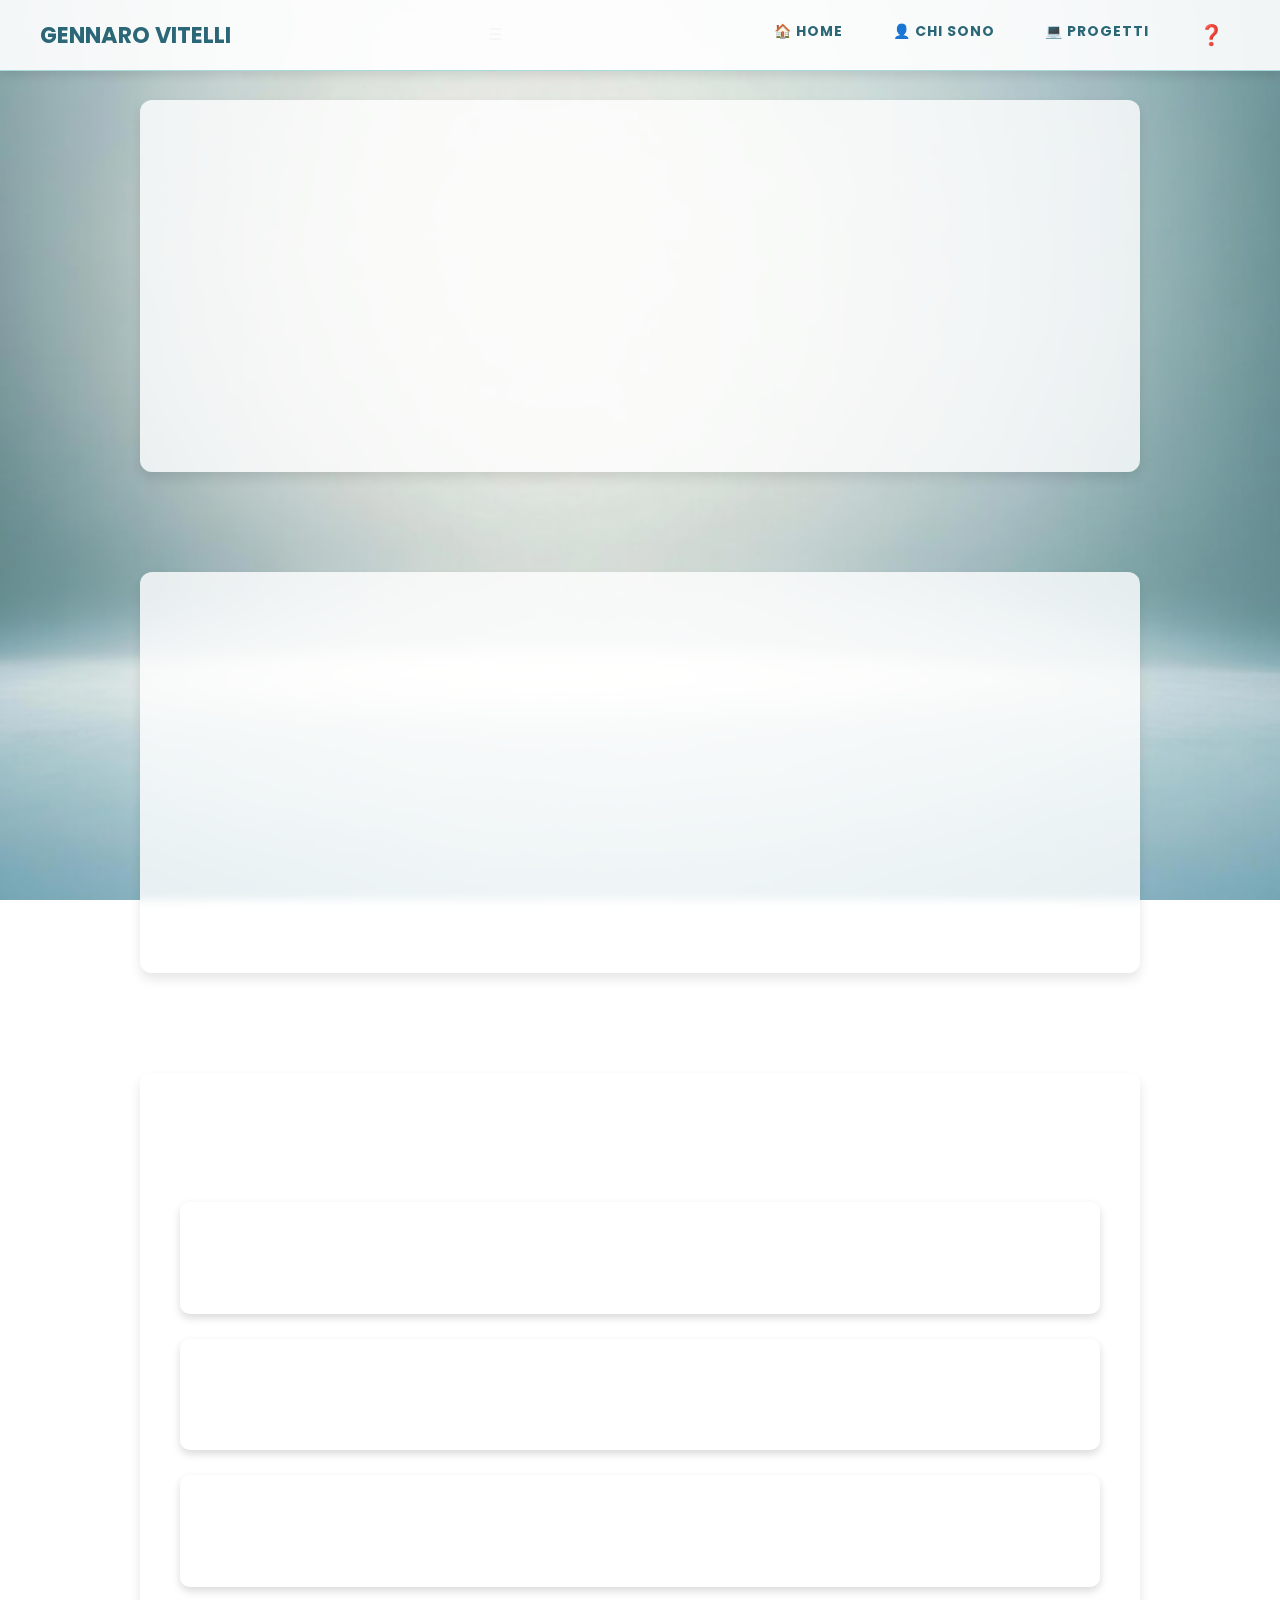
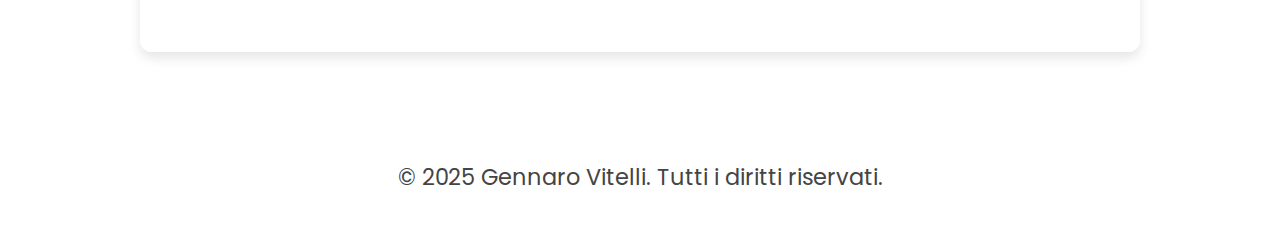
<file: index.html>
<!DOCTYPE html>
<html lang="it">
<head>
  <meta charset="UTF-8">
  <meta name="viewport" content="width=device-width, initial-scale=1.0">
  <title>Portfolio - Gennaro Vitelli</title>
  <link href="https://fonts.googleapis.com/css2?family=Lato:wght@300;400;700&family=Montserrat:wght@600&display=swap" rel="stylesheet">
  <link rel="stylesheet" href="style.css">
</head>
<body>

  <header id="header">
    <nav class="navbar">
      <div class="logo">Gennaro Vitelli</div>
      <div class="menu-toggle" id="menu-toggle">&#9776;</div>
      <ul class="nav-links" id="nav-links">
        <li><a href="index.html" class="header-link">🏠 Home</a></li>
        <li><a href="#chi-sono" class="header-link">👤 Chi sono</a></li>
        <li><a href="#progetti" class="header-link">💻 Progetti</a></li>
        <li class="dropdown">
          <a href="#" class="header-link dropdown-toggle" style="font-size: 20px;">❓</a>
          <ul class="dropdown-menu">
            <li><a href="contatti.html">Contatti</a></li>
            <li><a href="curriculum.pdf" target="_blank">Curriculum</a></li>
          </ul>
        </li>
        
    </nav>
  </header>
  
  

  <section id="home">
    <h1 class="animated-text">Benvenuti nel mio Sito</h1>
    <p class="animated-text">Salve, sono Gennaro Vitelli, studente dell'indirizzo informatico presso l'Istituto Carlo Levi di Portici (NA). In questo spazio, metto in evidenza il mio percorso PCTO e la mia passione per l'educazione civica, proponendo progetti, esperienze di apprendimento e riflessioni che uniscono tecnologia e impegno sociale.</p>
  </section>

  <section id="chi-sono">
    <h2 class="animated-text">Chi Sono?</h2>
    <p class="animated-text">Mi chiamo Gennaro Vitelli e la mia curiosità per l'informatica si intreccia con un forte interesse per la cittadinanza attiva. Attraverso il mio percorso scolastico e le esperienze pratiche del PCTO, ho appreso quanto sia fondamentale valorizzare sia le abilità tecniche sia la consapevolezza civica, per costruire il futuro con responsabilità e passione.</p>
  </section>

  <section id="progetti">
    <h2 class="animated-text">Progetti</h2>
    <a href="progetto1.html" class="progetto-link">
      <div class="progetto sun-effect">
        <div class="sky"></div>
        <div class="sun"></div>
        <h3 class="animated-text">Progetto 1: NetCom</h3>
      </div>
    </a>
    <a href="progetto2.html" class="progetto-link">
      <div class="progetto climate-effect">
        <div class="climate-bg"></div>
        <div class="leaf"></div>
        <h3 class="animated-text">Progetto 2: Agenda 2030</h3>
      </div>
    </a>
    <a href="progetto3.html" class="progetto-link">
      <div class="progetto beach-ball-effect">
        <div class="beach-ball"></div>
        <h3 class="animated-text">Progetto 3: Capolavoro</h3>
      </div>
    </a>
  </section>

  <footer>
    <p>&copy; 2025 Gennaro Vitelli. Tutti i diritti riservati.</p>
  </footer>

  <script>
    window.addEventListener('DOMContentLoaded', () => {
      const animatedElements = document.querySelectorAll('.animated-text');
      animatedElements.forEach((el, index) => {
        el.style.animationDelay = `${0.3 * index}s`;
        el.classList.add('animate');
      });
    });

    // Scroll dinamico per header
    let lastScrollY = 0;
    const header = document.getElementById('header');
    window.addEventListener('scroll', () => {
      if (window.scrollY > lastScrollY) {
        header.classList.add('hidden');
      } else {
        header.classList.remove('hidden');
      }
      lastScrollY = window.scrollY;
    });


// Dropdown interattivo "?"
document.addEventListener('DOMContentLoaded', () => {
  const dropdownToggle = document.querySelector('.dropdown-toggle');
  const dropdown = document.querySelector('.dropdown');

  dropdownToggle.addEventListener('click', (e) => {
    e.preventDefault();
    dropdown.classList.toggle('open');
  });

  // Chiudi il menu se clicchi altrove
  window.addEventListener('click', (e) => {
    if (!dropdown.contains(e.target)) {
      dropdown.classList.remove('open');
    }
  });
});




    // Menu hamburger
    const toggle = document.getElementById('menu-toggle');
    const navLinks = document.getElementById('nav-links');
    toggle.addEventListener('click', () => {
      navLinks.classList.toggle('show');
    });
  </script>

</body>
</html>
</file>
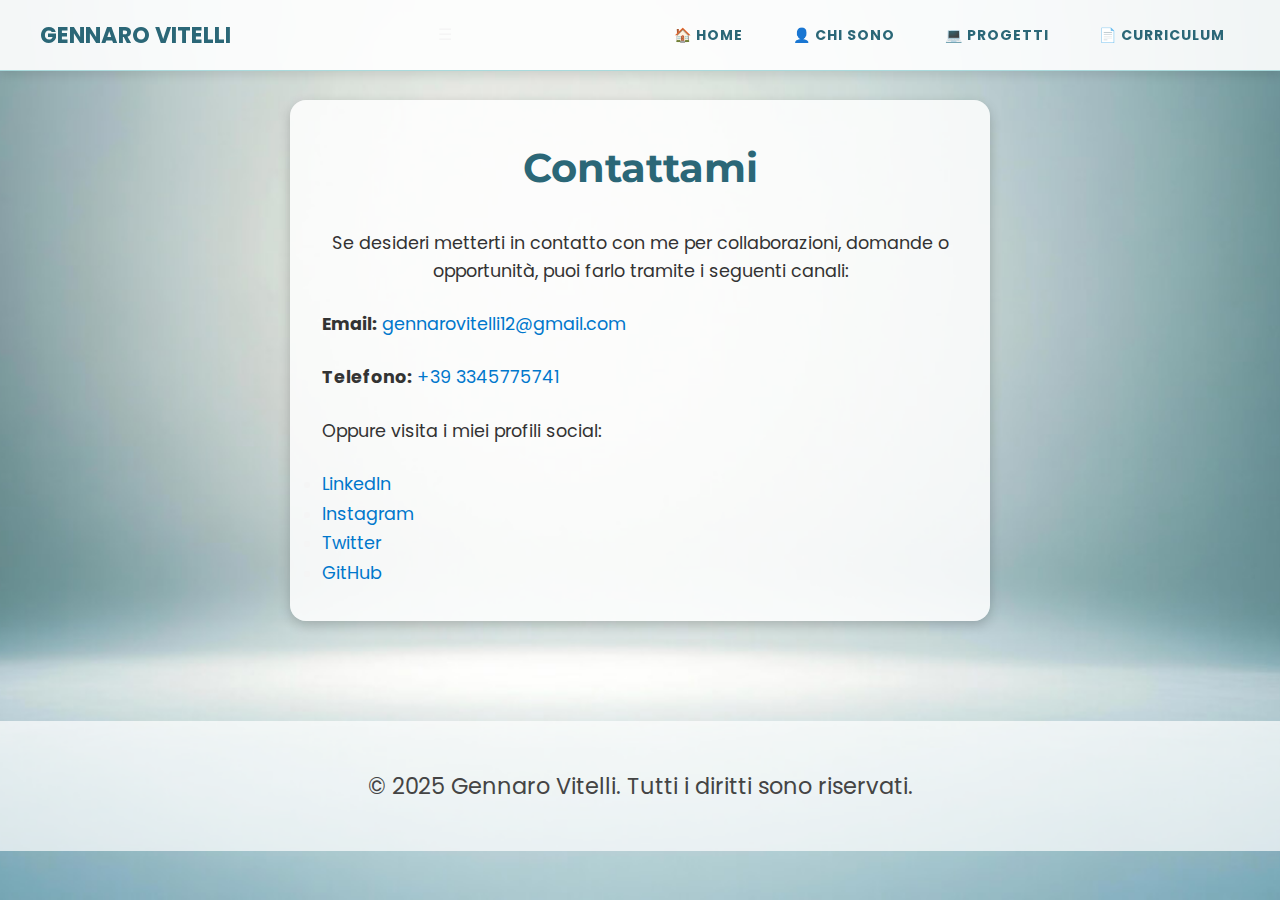
<file: contatti.html>
<!DOCTYPE html>
<html lang="it">
<head>
  <meta charset="UTF-8">
  <meta name="viewport" content="width=device-width, initial-scale=1.0">
  <title>Contatti - Gennaro Vitelli</title>
  <link rel="stylesheet" href="style.css">
  <style>
    .contatti-container {
      max-width: 700px;
      margin: 100px auto;
      padding: 2rem;
      background-color: rgba(255, 255, 255, 0.85);
      border-radius: 16px;
      box-shadow: 0 4px 12px rgba(0,0,0,0.2);
    }

    .contatti-container h1 {
      text-align: center;
      font-size: 2.5rem;
      margin-bottom: 1rem;
    }

    .contatti-container p, .contatti-container a {
      font-size: 1.1rem;
      line-height: 1.6;
      color: #333;
    }

    .contatti-container a {
      color: #0077cc;
      text-decoration: none;
    }

    .contatti-container a:hover {
      text-decoration: underline;
    }
  </style>
</head>
<body>

  <header>
    <nav class="navbar">
      <div class="logo">Gennaro Vitelli</div>
      <div class="menu-toggle" id="menu-toggle">&#9776;</div>
      <ul class="nav-links" id="nav-links">
        <li><a href="index.html">🏠 Home</a></li>
        <li><a href="index.html#chi-sono">👤 Chi sono</a></li>
        <li><a href="index.html#progetti">💻 Progetti</a></li>
        <li><a href="curriculum.pdf" target="_blank">📄 Curriculum</a></li>
      </ul>
    </nav>
  </header>

  <main class="contatti-container">
    <h1>Contattami</h1>
    <p style="text-align:center">Se desideri metterti in contatto con me per collaborazioni, domande o opportunità, puoi farlo tramite i seguenti canali:</p>
    
    <p><strong>Email:</strong> <a href="mailto:gennarovitelli12@gmail.com">gennarovitelli12@gmail.com</a></p>
    <p><strong>Telefono:</strong> <a href="tel:+393345775741">+39 3345775741</a></p>

    <p>Oppure visita i miei profili social:</p>
    <ul>
      <li><a href="https://www.linkedin.com/in/tuo-nome" target="_blank">LinkedIn</a></li>      
      <li><a href="https://www.instagram.com/gennyvix._" target="_blank">Instagram</a></li>   
      <li><a href="https://twitter.com/tuo-nome" target="_blank">Twitter</a></li>
      <li><a href="https://github.com/tuo-nome" target="_blank">GitHub</a></li>
    </ul>
  </main>

  <footer>
    <p>&copy; 2025 Gennaro Vitelli. Tutti i diritti sono riservati.</p>
  </footer>

  <script>
    window.addEventListener('DOMContentLoaded', () => {
      const animatedElements = document.querySelectorAll('.animated-text');
      animatedElements.forEach((el, index) => {
        el.style.animationDelay = `${0.3 * index}s`;
        el.classList.add('animate');
      });
    });

    // Scroll dinamico per header
    let lastScrollY = 0;
    const header = document.getElementById('header');
    window.addEventListener('scroll', () => {
      if (window.scrollY > lastScrollY) {
        header.classList.add('hidden');
      } else {
        header.classList.remove('hidden');
      }
      lastScrollY = window.scrollY;
    });



    // Menu hamburger
    const toggle = document.getElementById('menu-toggle');
    const navLinks = document.getElementById('nav-links');
    toggle.addEventListener('click', () => {
      navLinks.classList.toggle('show');
    });
  </script>


</body>
</html>
</file>
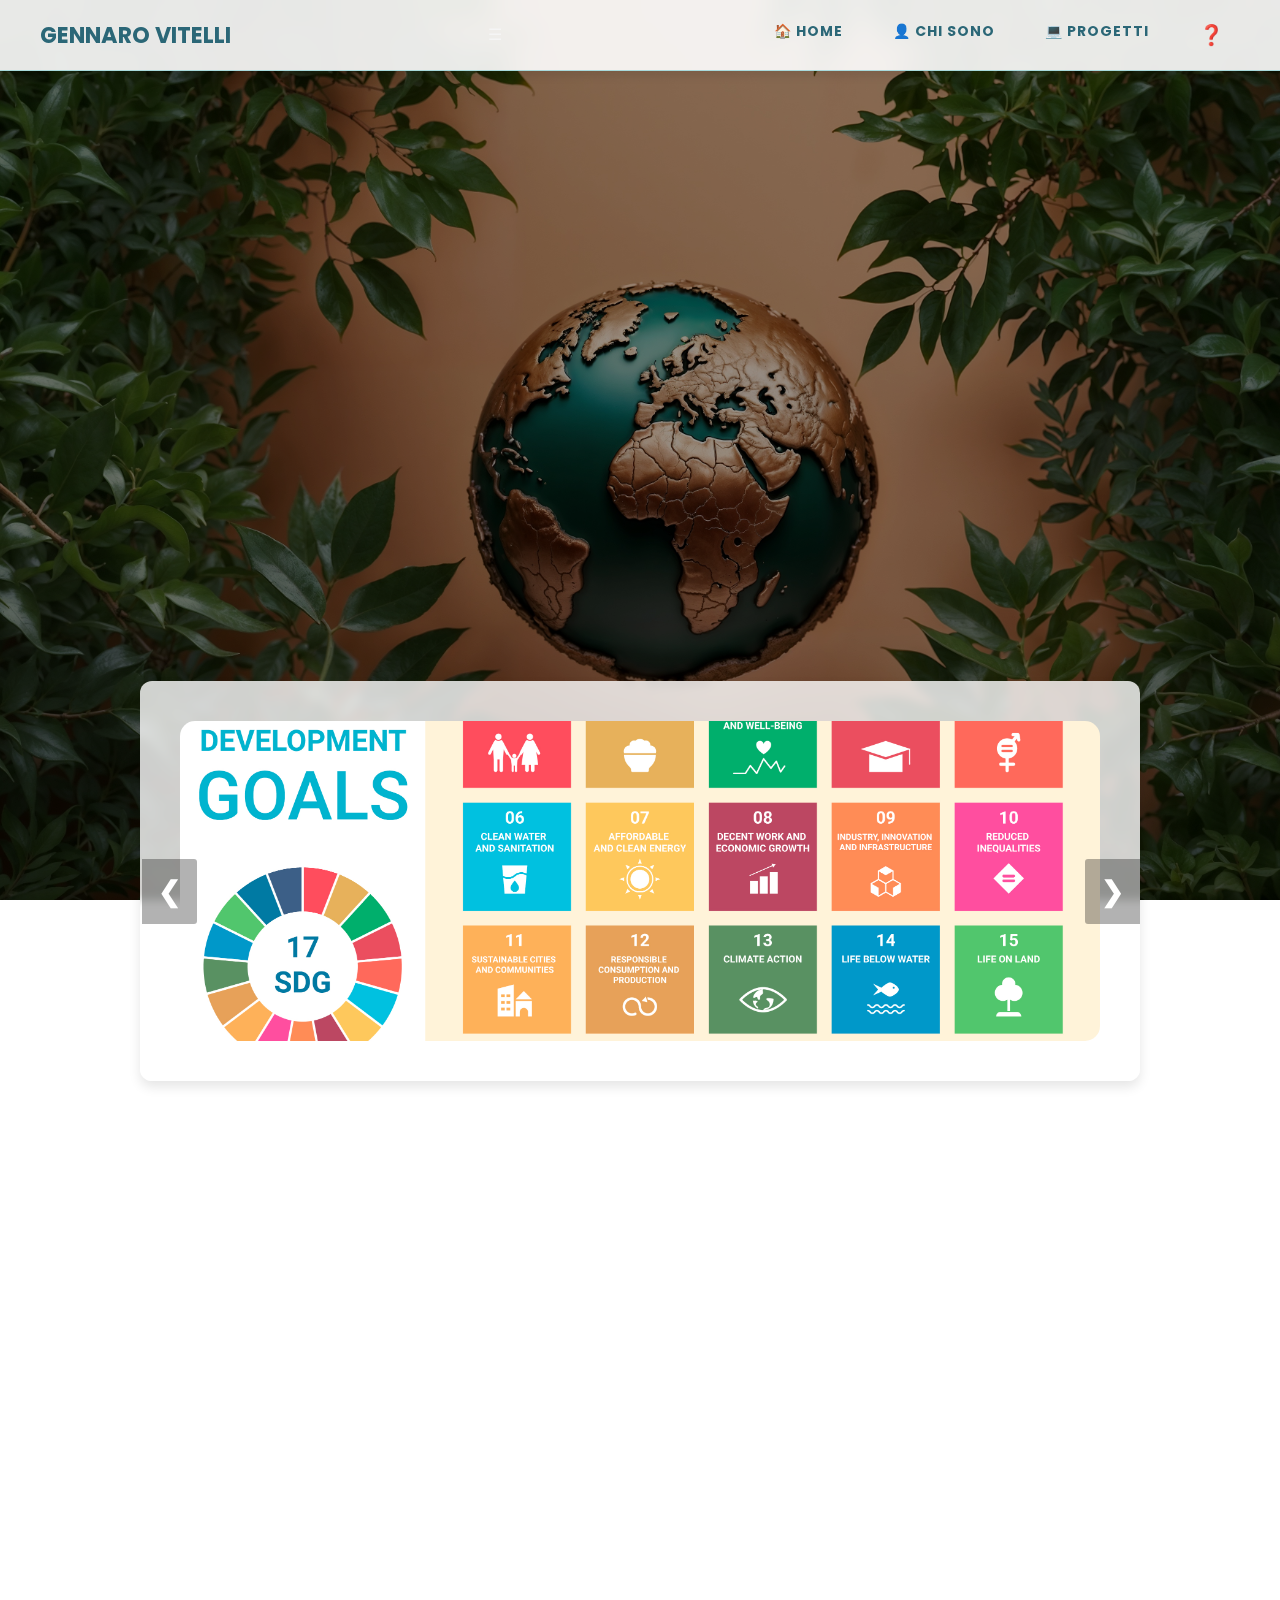
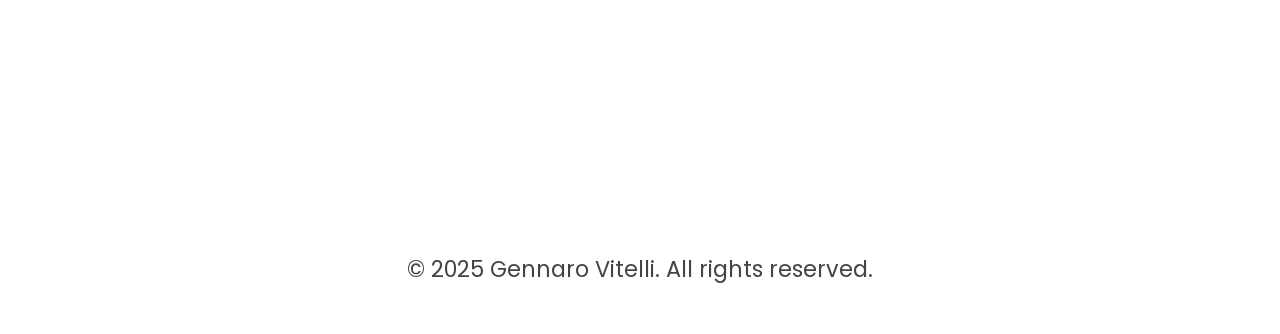
<file: progetto2.html>
<!DOCTYPE html>
<html lang="it">
<head>

    <meta charset="UTF-8">
    <meta name="viewport" content="width=device-width, initial-scale=1.0">
    <title>Project 2 - Agenda 2030</title>
    <link rel="stylesheet" href="style.css">
    <style>
    body {
        background: url('climabg.jpg') center/cover no-repeat fixed;
        position: relative;
    }

    body::before {
        content: '';
        position: fixed;
        top: 0; left: 0;
        width: 100%;
        height: 100%;
        background: rgba(0, 0, 0, 0.4); /* oscuro al 40% */
        z-index: -1;
    }
</style>

    
</head>
<body>
    <!-- Header del sito con la navigazione -->
    <header>
        <nav class="navbar">
            <div class="logo">Gennaro Vitelli</div>
            <div class="menu-toggle" id="menu-toggle">&#9776;</div>
            <ul class="nav-links" id="nav-links">
                <li><a href="index.html" class="header-link">🏠 Home</a></li>
                <li><a href="index.html#chi-sono" class="header-link">👤 Chi sono</a></li>
                <li><a href="index.html#progetti" class="header-link">💻 Progetti</a></li>
                <li class="dropdown">
                    <a href="#" class="header-link dropdown-toggle" style="font-size: 20px;">❓</a>
                    <ul class="dropdown-menu">
                      <li><a href="contatti.html">Contatti</a></li>
                      <li><a href="curriculum.pdf" target="_blank">Curriculum</a></li>
                    </ul>
                  </li>
        </nav>                                  
    </header>

    <!-- Sezione Introduzione su Agenda 2030 -->
    <section id="agenda-2030-introduction" class="animated-text animate">
        <h2>What is the Agenda 2030?</h2>
        <p>The Agenda 2030 for Sustainable Development, adopted by all United Nations Member States in 2015, provides a shared blueprint for peace and prosperity for people and the planet, now and into the future. It is built around 17 Sustainable Development Goals (SDGs), which are an urgent call to action for ending poverty, protecting the planet, and ensuring prosperity for all by 2030. These goals are integrated and balance the three dimensions of sustainable development: the economic, social, and environmental.</p>
    </section>

    <!-- Slider di immagini per il progetto -->
<section class="image-slider">
    <!-- Prima slide -->
    <div class="slide">
        <img src="image1.jpg" alt="Immagine 1" class="slider-image">
    </div>
    <!-- Seconda slide -->
    <div class="slide">
        <img src="image2.jpg" alt="Immagine 2" class="slider-image">
    </div>
    <!-- Terza slide -->
    <div class="slide">
        <img src="image3.jpg" alt="Immagine 3" class="slider-image">
    </div>

    <!-- Frecce di navigazione -->
    <button class="prev">&#10094;</button>
    <button class="next">&#10095;</button>
</section>


    <!-- Sezione sul Punto 13 dell'Agenda 2030 -->
    <section id="agenda-2030-point13" class="animated-text animate">
        <h2>Project 2: 13th point in the Agenda 2030</h2>
        <p>One of the key goals of the Agenda 2030 is addressing climate change and its impacts. Goal 13 focuses on taking urgent action to combat climate change and its effects. This involves enhancing the capacity of countries to adapt to climate change, improve climate education, and implement global environmental agreements. During my PCTO experience at NetCom, I worked on developing a dashboard to monitor meteorological data, which directly ties into this goal. The project helped me understand the importance of real-time data in forecasting and addressing climate issues, making it an essential part of contributing to the achievement of Goal 13.</p>
    </section>

    <!-- Footer -->
    <footer>
        <p>&copy; 2025 Gennaro Vitelli. All rights reserved.</p>
    </footer>

    <script>
        // Scroll dinamico per la navbar
        let lastScrollY = 0;
        const header = document.querySelector('header'); // Seleziona l'header per farlo nascondere
        window.addEventListener('scroll', () => {
            if (window.scrollY > lastScrollY) {
                header.classList.add('hidden');  // Nasconde la navbar quando si scorre verso il basso
            } else {
                header.classList.remove('hidden');  // Mostra la navbar quando si scorre verso l'alto
            }
            lastScrollY = window.scrollY;
        });


        // Apri/chiudi menu mobile al clic sull'hamburger
    document.addEventListener('DOMContentLoaded', () => {
        const menuToggle = document.getElementById('menu-toggle');
        const navLinks = document.getElementById('nav-links');

        menuToggle.addEventListener('click', () => {
            navLinks.classList.toggle('show'); // Aggiunge o rimuove la classe "show"
        });
    });


// Variabili per le slide e le frecce
let currentSlide = 0; // La slide che sarà visualizzata
const slides = document.querySelectorAll('.image-slider .slide'); // Ottieni tutte le slide
const prevButton = document.querySelector('.prev'); // Bottone per la freccia sinistra
const nextButton = document.querySelector('.next'); // Bottone per la freccia destra

// Funzione per mostrare la slide corrente
function showSlide(index) {
    // Nascondi tutte le slide
    slides.forEach((slide) => {
        slide.style.display = 'none';
    });

    // Mostra la slide corrente
    slides[index].style.display = 'block';
}

// Funzione per passare alla slide successiva
function nextSlide() {
    currentSlide = (currentSlide + 1) % slides.length; // Ciclo attraverso le slide
    showSlide(currentSlide);
}

// Funzione per tornare alla slide precedente
function prevSlide() {
    currentSlide = (currentSlide - 1 + slides.length) % slides.length; // Ciclo all'indietro
    showSlide(currentSlide);
}

// Imposta l'evento per il bottone "precedente"
prevButton.addEventListener('click', prevSlide);

// Imposta l'evento per il bottone "successivo"
nextButton.addEventListener('click', nextSlide);

// Mostra la prima slide quando la pagina si carica
showSlide(currentSlide);

// Imposta un intervallo per cambiare automaticamente le immagini ogni 7 secondi
setInterval(nextSlide, 7000);

// Aggiungi un evento per fermare lo slideshow al passaggio del mouse
const imageSlider = document.querySelector('.image-slider');
imageSlider.addEventListener('mouseenter', () => {
    clearInterval(nextSlide); // Ferma il cambio automatico delle slide
});
imageSlider.addEventListener('mouseleave', () => {
    setInterval(nextSlide, 7000); // Riprendi il cambio automatico delle slide
});


// Dropdown interattivo "?"
document.addEventListener('DOMContentLoaded', () => {
  const dropdownToggle = document.querySelector('.dropdown-toggle');
  const dropdown = document.querySelector('.dropdown');

  dropdownToggle.addEventListener('click', (e) => {
    e.preventDefault();
    dropdown.classList.toggle('open');
  });

  // Chiudi il menu se clicchi altrove
  window.addEventListener('click', (e) => {
    if (!dropdown.contains(e.target)) {
      dropdown.classList.remove('open');
    }
  });
});


    </script>
</body>
</html>
</file>
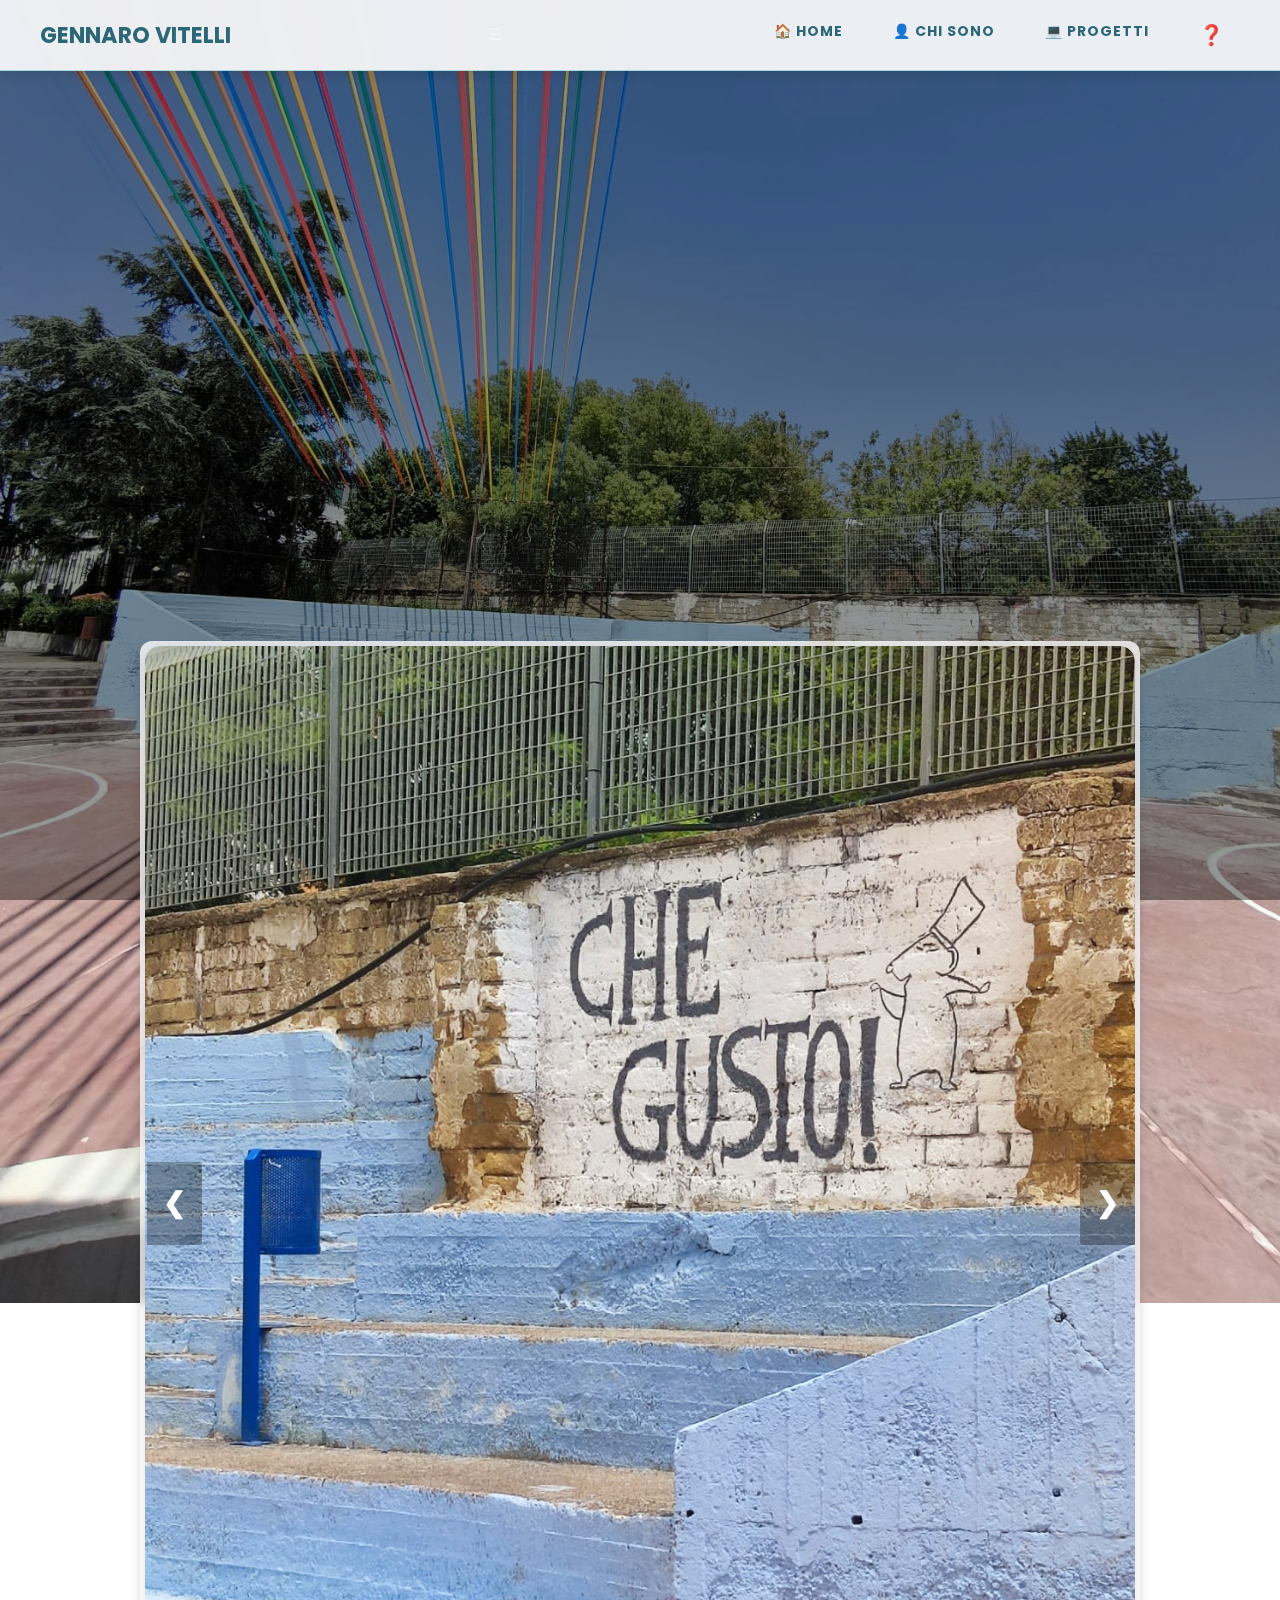
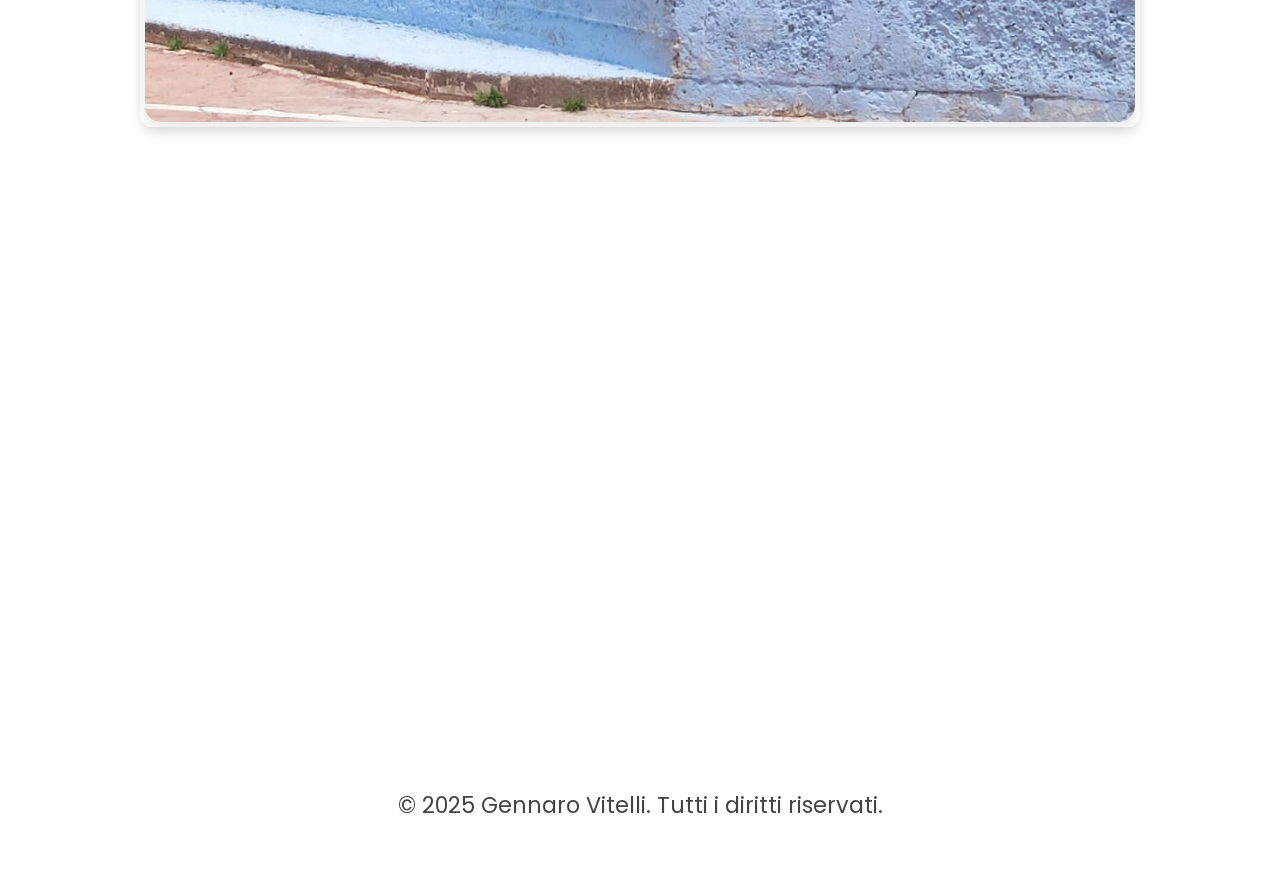
<file: progetto3.html>
<!DOCTYPE html>
<html lang="it">
<head>
    <meta charset="UTF-8">
    <meta name="viewport" content="width=device-width, initial-scale=1.0">
    <title>Progetto 3 - Capolavoro</title>
    <link rel="stylesheet" href="style.css">
    <style>
        body {
            background: url('sfondo_capolavoro.jpeg') center/cover no-repeat fixed;
            position: relative;
        }

        body::before {
            content: '';
            position: fixed;
            top: 0; left: 0;
            width: 100%;
            height: 100%;
            background: rgba(0, 0, 0, 0.4);
            z-index: -1;
        }
    </style>
</head>
<body>

    <!-- Navbar -->
    <header>
        <nav class="navbar">
            <div class="logo">Gennaro Vitelli</div>
            <div class="menu-toggle" id="menu-toggle">&#9776;</div>
            <ul class="nav-links" id="nav-links">
                <li><a href="index.html" class="header-link">🏠 Home</a></li>
                <li><a href="index.html#chi-sono" class="header-link">👤 Chi sono</a></li>
                <li><a href="index.html#progetti" class="header-link">💻 Progetti</a></li>
                <li class="dropdown">
                    <a href="#" class="header-link dropdown-toggle" style="font-size: 20px;">❓</a>
                    <ul class="dropdown-menu">
                      <li><a href="contatti.html">Contatti</a></li>
                      <li><a href="curriculum.pdf" target="_blank">Curriculum</a></li>
                    </ul>
                  </li>
        </nav>                                  
    </header>

    <!-- Introduzione Capolavoro -->
    <section id="capolavoro-introduction" class="animated-text animate">
        <h2>Il mio Capolavoro</h2>
        <p>Durante l’estate 2024 ho partecipato come volontario all’oratorio estivo "Che Gusto!" presso la Parrocchia Santa Maria della Libera a Portici (NA).
            Ho svolto attività di supporto tecnico, occupandomi del montaggio, configurazione e assistenza su computer, microfoni, mixer audio e altre attrezzature. L’esperienza mi ha permesso di mettere in pratica competenze acquisite nel percorso di studi di Informatica, migliorando la mia capacità di problem solving, lavoro in team ed autonomia.</p>
    </section>

    <!-- Slider immagini Capolavoro -->
    <section class="slider-section">
        <div class="slider">
            <div class="slide active">
                <img src="spalti.jpeg" alt="Screenshot capolavoro 1">
            </div>
            <div class="slide">
                <img src="squadra1.jpeg" alt="Screenshot capolavoro 2">
            </div>
            <div class="slide">
                <img src="linguini.jpeg" alt="Screenshot capolavoro 3">
            </div>
            <div class="slide">
            <img src="squadra2.jpeg" alt="Screenshot capolavoro 4">
            </div>
            <div class="slide">
                <img src="remini.jpeg" alt="Screenshot capolavoro 5">
            </div>
            <div class="slide">
                <img src="gioco.jpeg" alt="Screenshot capolavoro 6">
            </div>
            <div class="slide">
                <img src="film.jpeg" alt="Screenshot capolavoro 7">
            </div>
            <div class="slide">
                <img src="animatori.jpg" alt="Screenshot capolavoro 8">
            </div>
            <div class="slide">
                <img src="famiglia.jpg" alt="Screenshot capolavoro 9">
            </div>
            <div class="slide">
                <img src="mixer.jpeg" alt="Screenshot capolavoro 10">
            </div>
            <div class="slide">
                <img src="microfonia-mixer.jpg" alt="Screenshot capolavoro 11">
            </div>

            <!-- Frecce -->
            <a class="prev">&#10094;</a>
            <a class="next">&#10095;</a>
        </div>
    </section>

    <!-- Descrizione -->
    <section id="descrizione-capolavoro" class="animated-text animate">
        <h1 class="title">Progetto 3: Oratorio Estivo</h1>
        <p class="project-description">Ho scelto quest’esperienza come capolavoro perché mi ha permesso di crescere sia nelle competenze tecniche che a livello umano. Ho potuto lavorare su attività pratiche nuove per me, migliorando la mia autonomia e capacità di problem solving. Ma soprattutto, ho scoperto una famiglia di persone eccezionali che mi hanno accolto, supportato e arricchito, rendendo questa esperienza indimenticabile.</p>
    </section>

    <!-- Footer -->
    <footer>
        <p>&copy; 2025 Gennaro Vitelli. Tutti i diritti riservati.</p>
    </footer>

    <script>
        // Navbar scroll dinamico
        let lastScrollY = 0;
        const header = document.querySelector('header');
        window.addEventListener('scroll', () => {
            if (window.scrollY > lastScrollY) {
                header.classList.add('hidden');
            } else {
                header.classList.remove('hidden');
            }
            lastScrollY = window.scrollY;
        });

        // Menu mobile
        document.addEventListener('DOMContentLoaded', () => {
            const menuToggle = document.getElementById('menu-toggle');
            const navLinks = document.getElementById('nav-links');

            menuToggle.addEventListener('click', () => {
                navLinks.classList.toggle('show');
            });
        });

        // Slider immagini
        let slideIndex = 0;
        const slides = document.querySelectorAll('.slide');
        const prev = document.querySelector('.prev');
        const next = document.querySelector('.next');

        function showSlide(index) {
            slides.forEach((slide, i) => {
                slide.classList.toggle('active', i === index);
            });
        }

        function nextSlide() {
            slideIndex = (slideIndex + 1) % slides.length;
            showSlide(slideIndex);
        }

        function prevSlide() {
            slideIndex = (slideIndex - 1 + slides.length) % slides.length;
            showSlide(slideIndex);
        }

        next.addEventListener('click', nextSlide);
        prev.addEventListener('click', prevSlide);

        showSlide(slideIndex);


        // Dropdown interattivo "?"
document.addEventListener('DOMContentLoaded', () => {
  const dropdownToggle = document.querySelector('.dropdown-toggle');
  const dropdown = document.querySelector('.dropdown');

  dropdownToggle.addEventListener('click', (e) => {
    e.preventDefault();
    dropdown.classList.toggle('open');
  });

  // Chiudi il menu se clicchi altrove
  window.addEventListener('click', (e) => {
    if (!dropdown.contains(e.target)) {
      dropdown.classList.remove('open');
    }
  });
});


    </script>
</body>
</html>
</file>
<file: style.css>
@import url('https://fonts.googleapis.com/css2?family=Montserrat:wght@600&family=Poppins:wght@300;400;600&display=swap');

* {
  margin: 0;
  padding: 0;
  box-sizing: border-box;
}

html {
  scroll-behavior: smooth;
}

body {
  font-family: 'Poppins', sans-serif;
  background: url('sfondo.jpg') center center / cover no-repeat fixed;
  color: #f5f5f5;
  line-height: 1.8;
}

/* Tipografia */
h1, h2, h3 {
  font-family: 'Montserrat', sans-serif;
  font-weight: bold;
  color: #2b6777;
  margin-bottom: 20px;
}
h1 { font-size: 2.8rem; }
h2 { font-size: 2.4rem; }
h3 { font-size: 1.8rem; }

p {
  font-size: 1.4rem;
  margin: 25px 0;
  color: #444;
}

a {
  text-decoration: none;
  color: inherit;
  transition: color 0.3s ease, transform 0.3s ease;
}
a:hover, a:focus {
  color: #52ab98;
  transform: scale(1.05);
}

/* Sezioni */
section {
  margin: 100px auto 60px;
  padding: 40px;
  max-width: 1000px;
  background: rgba(255, 255, 255, 0.8);
  border-radius: 12px;
  backdrop-filter: blur(5px);
  box-shadow: 0 6px 12px rgba(0, 0, 0, 0.1);
}

/* Header / Navbar */
header {
  position: fixed;
  top: 0;
  width: 100%;
  z-index: 1000;
  background: rgba(255, 255, 255, 0.9);
  border-bottom: 1px solid #a8dadc;
  box-shadow: 0 4px 10px rgba(0, 0, 0, 0.1);
  backdrop-filter: blur(12px);
  animation: slideDown 0.4s ease-out;
  transition: transform 0.3s ease;
}
header.hidden {
  transform: translateY(-100%);
}
@keyframes slideDown {
  from { transform: translateY(-100%); opacity: 0; }
  to { transform: translateY(0); opacity: 1; }
}

.navbar {
  display: flex;
  justify-content: space-between;
  align-items: center;
  padding: 15px 40px;
}

.logo {
  font-size: 1.4rem;
  font-weight: bold;
  color: #2b6777;
  text-transform: uppercase;
}

.nav-links {
  display: flex;
  list-style: none;
  gap: 20px;
}
.nav-links li a {
  font-size: 14px;
  font-weight: bold;
  color: #2b6777;
  text-transform: uppercase;
  letter-spacing: 1px;
  padding: 8px 15px;
  border-radius: 5px;
  transition: transform 0.3s ease, color 0.3s ease;
}
.nav-links li a:hover {
  color: #52ab98;
  transform: translateY(-5px);
  letter-spacing: 2px;
}

/* Animazioni */
@keyframes fadeInUp {
  from { opacity: 0; transform: translateY(30px); }
  to { opacity: 1; transform: translateY(0); }
}

.animated-text {
  opacity: 0;
}
.animated-text.animate {
  animation: fadeInUp 0.8s ease-out forwards;
}

/* Progetto */
.progetto {
  background: rgba(255, 255, 255, 0.6);
  padding: 20px;
  border-radius: 10px;
  margin-bottom: 25px;
  box-shadow: 0 4px 8px rgba(0, 0, 0, 0.15);
  transition: transform 0.3s, box-shadow 0.3s;
}
.progetto:hover {
  transform: translateY(-5px);
  box-shadow: 0 8px 20px rgba(0, 0, 0, 0.2);
}

/* Effetti Speciali */
.sun-effect, .climate-effect {
  position: relative;
  overflow: hidden;
}
.sky, .climate-bg {
  position: absolute;
  top: 0; left: 0;
  width: 100%; height: 100%;
  z-index: 0;
  border-radius: 12px;
  transition: opacity 0.5s ease-in-out;
  opacity: 0;
}
.sky {
  background: linear-gradient(to bottom, #87ceeb 0%, #f0f8ff 100%);
}
.sun {
  position: absolute;
  top: 50%; left: 50%;
  width: 80px; height: 80px;
  background: radial-gradient(circle, #FFD700, #FFA500);
  border-radius: 50%;
  transform: translate(-50%, -50%) scale(0);
  transition: transform 0.6s ease-in-out;
  box-shadow: 0 0 20px 10px rgba(255, 215, 0, 0.5);
  z-index: 1;
}
.sun-effect:hover .sun { transform: translate(-50%, -50%) scale(1); }
.sun-effect:hover .sky { opacity: 1; }
.sun-effect:hover h3 {
  color: #f39c12;
  text-shadow: 0 0 10px #f39c12;
}

.climate-bg {
  background: linear-gradient(to bottom, #a8e6cf 0%, #dcedc1 100%);
}
.leaf {
  position: absolute;
  top: -80px; left: 50%;
  width: 40px; height: 60px;
  background: radial-gradient(ellipse at center, #81c784 0%, #4caf50 100%);
  border-radius: 50% 50% 50% 50% / 60% 60% 40% 40%;
  transform: translateX(-50%) scale(0) rotate(0deg);
  box-shadow: 0 0 10px 4px rgba(76, 175, 80, 0.4);
  transition: transform 0.8s ease, top 0.8s ease;
  z-index: 1;
}
.leaf::after {
  content: '';
  position: absolute;
  bottom: -10px; left: 50%;
  width: 4px; height: 15px;
  background-color: #388e3c;
  border-radius: 2px;
  transform: translateX(-50%);
}
.climate-effect:hover .leaf {
  top: 20%;
  transform: translateX(-50%) scale(1) rotate(10deg);
}
.climate-effect:hover .climate-bg { opacity: 1; }
.climate-effect:hover h3 {
  color: #388e3c;
  text-shadow: 0 0 10px #4caf50;
}

/* Footer */
footer {
  text-align: center;
  padding: 20px;
  background: rgba(255, 255, 255, 0.7);
  color: #555;
  margin-top: 40px;
}

/* Responsive */
@media (max-width: 768px) {
  .navbar {
    flex-direction: column;
    align-items: flex-start;
  }

  .menu-toggle {
    display: block;
  }

  .nav-links {
    flex-direction: column;
    width: 100%;
    display: none;
    background: rgba(255, 255, 255, 0.95);
    margin-top: 10px;
    border-radius: 8px;
    overflow: hidden;
  }

  .nav-links.show {
    display: flex;
  }

  .nav-links li {
    width: 100%;
    text-align: center;
    padding: 10px 0;
  }

  section {
    padding: 20px;
  }

  h1, h2 {
    font-size: 1.6rem;
  }
}

/* Immagini responsivi */
.img-responsive {
  max-width: 100%;
  height: auto;
  display: block;
  margin: 0 auto 30px; /* Allinea l'immagine al centro e lascia un margine inferiore */
}

/* In caso di immagini come QR o altre immagini che potrebbero essere più larghe, usa questa regola */
.qr-code {
  max-width: 100%;
  height: auto;
  display: block;
  margin: 0 auto 30px;
}

/* Stile per lo slider */
.image-slider {
  position: relative;
  width: 100%; /* Imposta la larghezza al 100% della finestra */
  height: 400px; /* Imposta l'altezza dello slider */
  overflow: hidden; /* Nasconde le immagini che non sono visibili */
  margin-bottom: 100px; /* Distanza sotto lo slider */
}

.image-slider .slide {
  width: 100%; /* Ogni slide occupa il 100% della larghezza */
  height: 100%; /* Ogni slide occupa tutta l'altezza del contenitore */
  display: none; /* Nasconde le slide inizialmente */
}

.image-slider .slider-image {
  width: 100%;
  height: 100%;
  object-fit: cover; /* Mantiene il rapporto di aspetto senza distorcere l'immagine */
}

/* Frecce di navigazione */
button {
  position: absolute;
  top: 50%;
  background-color: rgba(0, 0, 0, 0.5);
  color: white;
  font-size: 30px;
  border: none;
  padding: 10px;
  cursor: pointer;
  z-index: 1;
}

.prev {
  left: 2px; /* Posiziona la freccia sinistra */
}

.next {
  right: 2px; /* Posiziona la freccia destra */
}

button:hover {
  background-color: rgba(71, 252, 0, 0.8); /* Cambia colore al passaggio del mouse */
}

.slider-section {
  padding: 5px 5px;
  max-width: 1000px;
  margin: auto;
  text-align: center;
}

.slider {
  position: relative;
  overflow: hidden;
  border-radius: 15px;
  box-shadow: 0 5px 15px rgba(0,0,0,0.1);
}

.slide {
  display: none;
}

.slide img {
  width: 100%;
  height: auto;
  display: block;
  border-radius: 15px;
}

.slide.active {
  display: block;
}

.prev, .next {
  cursor: pointer;
  position: absolute;
  top: 50%;
  width: auto;
  padding: 16px;
  margin-top: -22px;
  color: white;
  font-weight: bold;
  font-size: 28px;
  transition: 0.3s;
  border-radius: 0 3px 3px 0;
  background-color: rgba(0,0,0,0.3);
  user-select: none;
}

.next {
  right: 0;
  border-radius: 3px 0 0 3px;
}

.prev:hover, .next:hover {
  background-color: rgba(0,0,0,0.6);
}

/* Effetto Palla da Spiaggia */
.beach-ball-effect {
  position: relative;
  overflow: hidden;
}

.beach-ball {
  position: absolute;
  top: 50%;
  left: 50%;
  width: 100px;
  height: 100px;
  border-radius: 50%;
  background:
    radial-gradient(circle at center, rgba(255,255,255,0.6) 0%, transparent 70%),
    conic-gradient(
      red 0deg 60deg,
      white 60deg 120deg,
      yellow 120deg 180deg,
      blue 180deg 240deg,
      white 240deg 300deg,
      green 300deg 360deg
    );
  transform: translate(-50%, -50%) scale(0);
  box-shadow: inset -8px -8px 10px rgba(0, 0, 0, 0.2),
              0 4px 12px rgba(0, 0, 0, 0.3);
  transition: transform 0.6s ease-in-out;
  z-index: 1;
  border: 3px solid white;
}

/* Bottone centrale */
.beach-ball::before {
  content: '';
  position: absolute;
  top: 50%;
  left: 50%;
  width: 18px;
  height: 18px;
  background: white;
  border: 2px solid #ccc;
  border-radius: 50%;
  transform: translate(-50%, -50%);
  box-shadow: 0 0 3px rgba(0,0,0,0.2);
}



.beach-ball-effect:hover .beach-ball {
  transform: translate(-50%, -50%) scale(1);
}

.beach-ball-effect:hover {
  background-color: #ffe4f1; /* Sfondo rosa tenue */
}

.beach-ball-effect:hover h3 {
  color: #ff1493;
  text-shadow: 0 0 10px #ff69b4;
}


.dropdown {
  position: relative;
}

.dropdown-menu {
  display: none;
  position: absolute;
  background-color: white;
  border-radius: 6px;
  box-shadow: 0 2px 6px rgba(0,0,0,0.2);
  list-style: none;
  padding: 0.5rem 0;
  margin: 0;
  z-index: 1000;
  min-width: 140px;
  top: 100%;
  right: 0;
}

.dropdown-menu li {
  padding: 0;
}

.dropdown-menu a {
  display: block;
  padding: 0.5rem 1rem;
  color: #333;
  text-decoration: none;
  transition: background 0.3s;
}

.dropdown-menu a:hover {
  background-color: #f0f0f0;
}

.dropdown.open .dropdown-menu {
  display: block;
}
</file>
